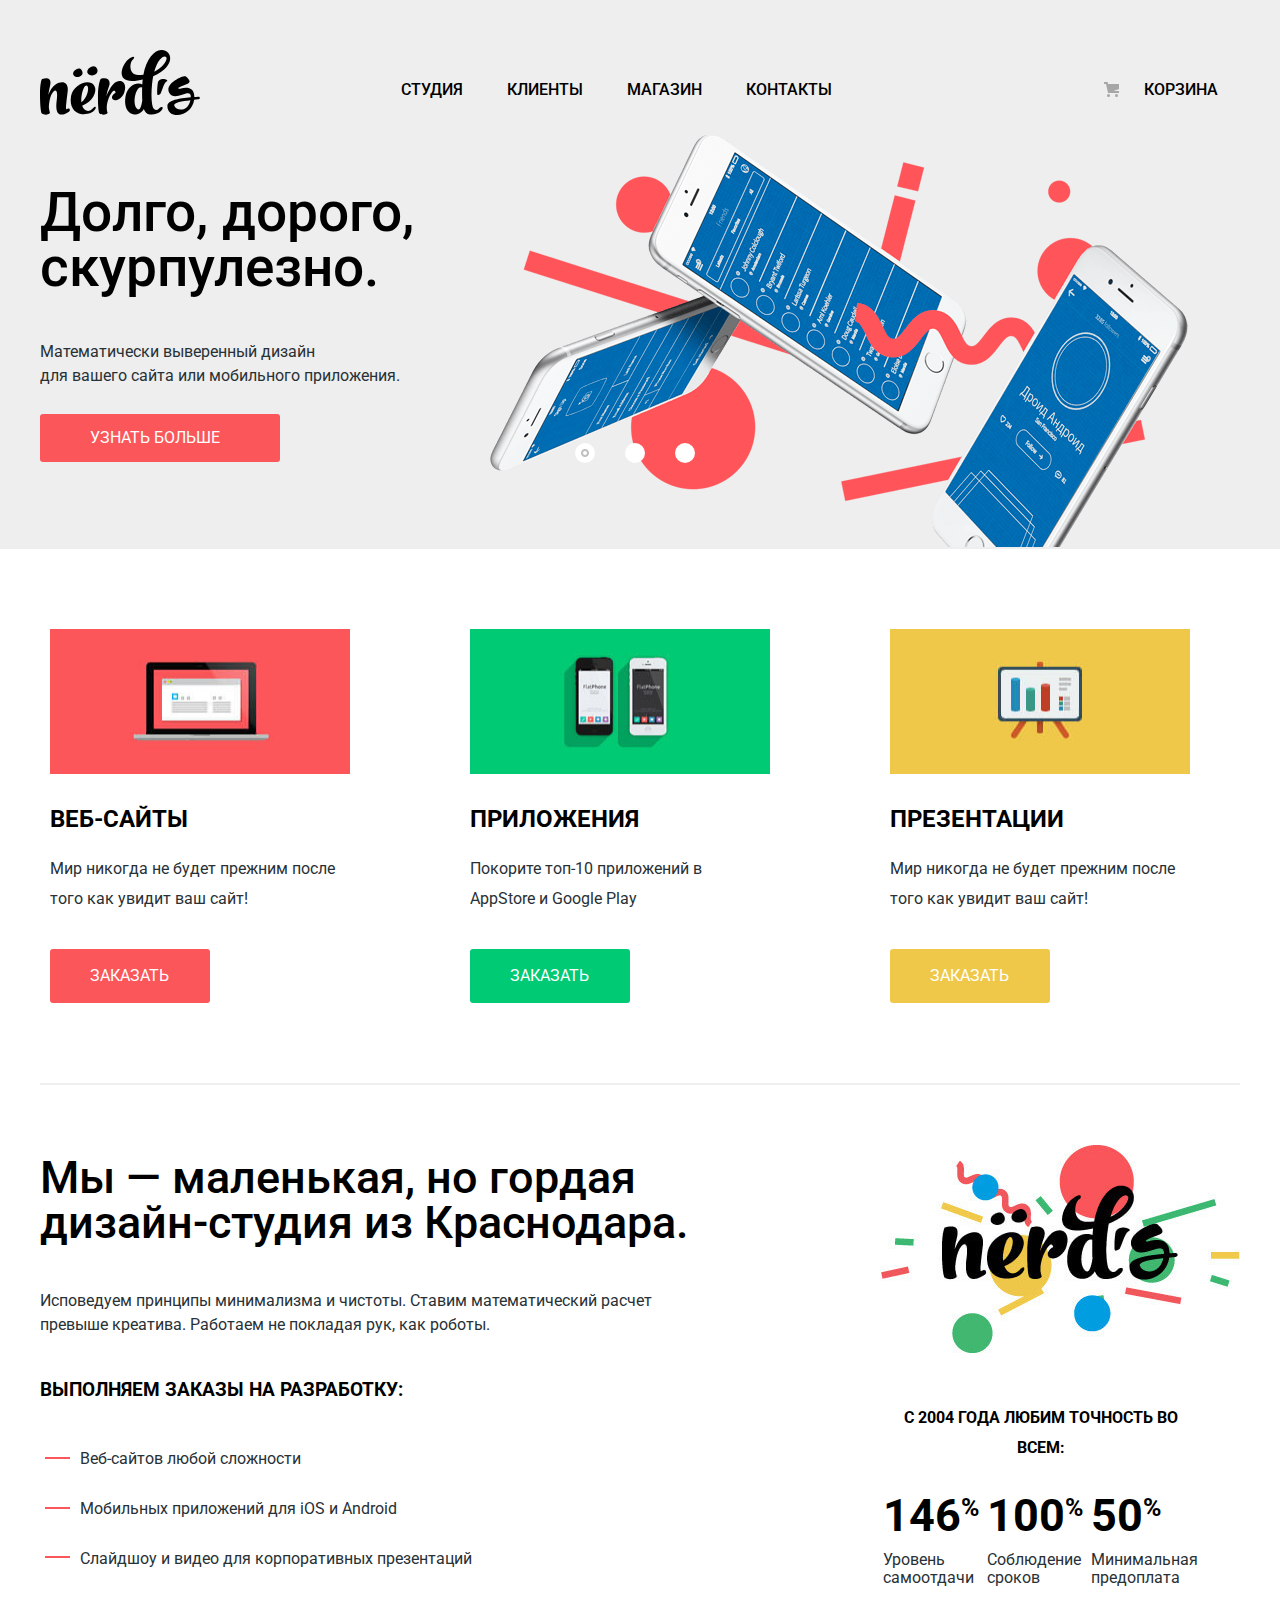
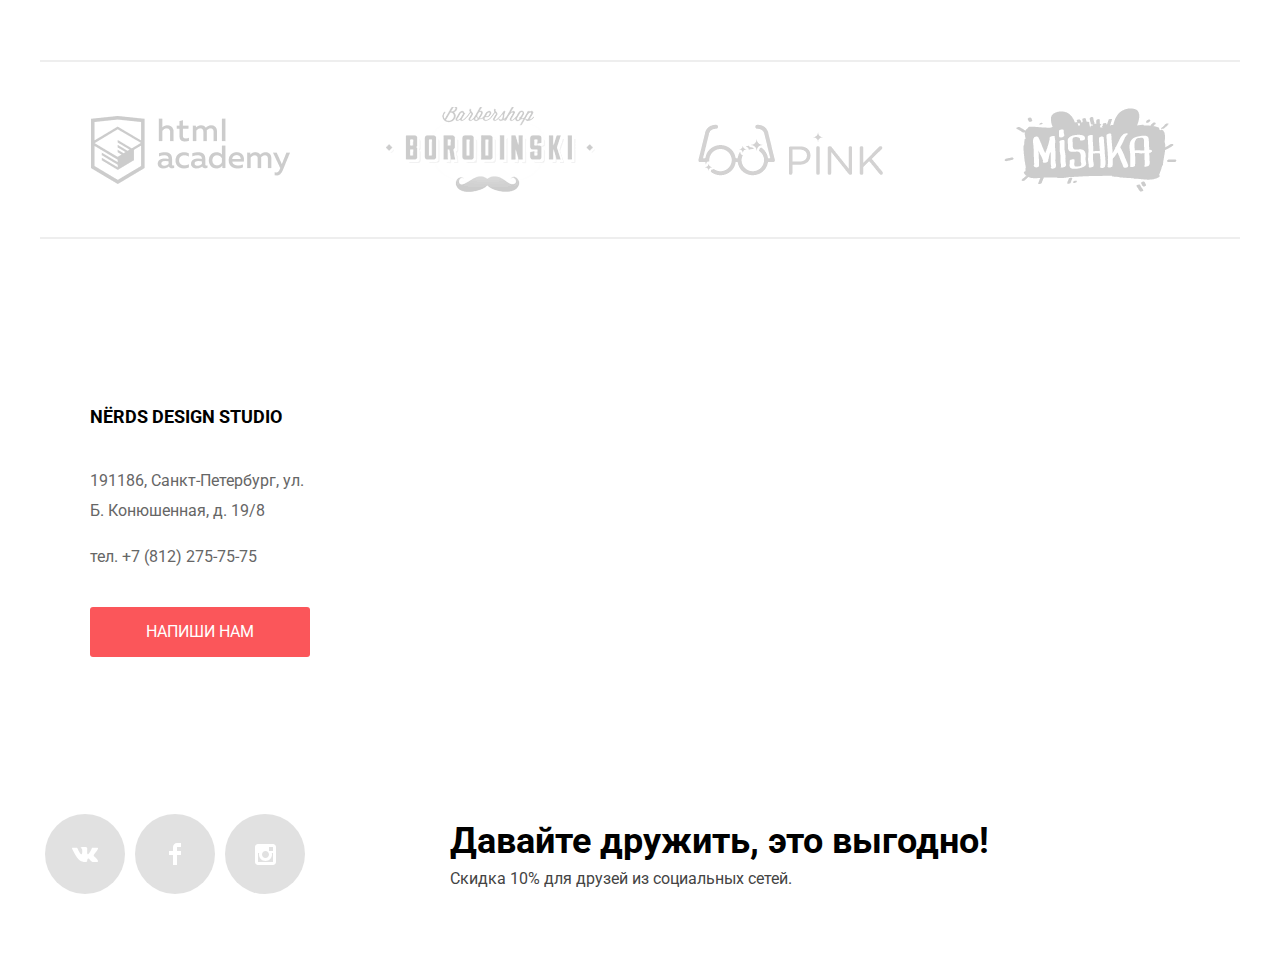
<file: index.html>
<!DOCTYPE html>
<html lang="ru" dir="ltr">
  <head>
    <link rel="stylesheet" href="css/normalize.css">
    <link rel="stylesheet" href="css/styles.css">
    <link href="https://fonts.googleapis.com/css?family=Roboto" rel="stylesheet">
    <meta charset="utf-8">
    <title>Nerds</title>
  </head>
  <body>
    <header class="header">
      <div class="container header_block">
        <a href="#" class="header__logo">Logo</a>
        <nav>
          <ul class="header__nav">
            <li><a href="#" class="nav__item">Студия</a></li>
            <li><a href="#" class="nav__item">Клиенты</a></li>
            <li><a href="#" class="nav__item">Магазин</a></li>
            <li><a href="#" class="nav__item">Контакты</a></li>
            <li><a href="#" class="nav__item item--cart">Корзина</a></li>
          </ul>
        </nav>
      </div>
    </header>
    <main>
      <section class="slaider_block">
        <div class="container">
        <h1 class="hidden-title">Nerds</h1>
        <div class="slide slide--first">
          <h2 class="slide__title">Долго, дорого, скурпулезно.</h2>
          <p class="slide__text">Математически выверенный дизайн<br> для вашего сайта или мобильного приложения.</p>
        </div>
        <div class="slide slide--second slide--hidden">
          <h2 class="slide__title">Любим математику как никто другой</h2>
          <p class="slide__text">Никакого креатива, только математические формулы для расчета идеальных пропорций.</p>
        </div>
        <div class="slide slide--third slide--hidden">
          <h2 class="slide__title">Только ночь, только хардкор</h2>
          <p class="slide__text">Работать днем, как все? Мы против этого. Ближе к полуночи работа только начинается.</p>
        </div>
        <a href="#" class="slaider__btn">Узнать больше</a>
        <ul class="slaider__toggles">
          <li><a href="#" class="slaider__toggle toggle--first toggle--active">shape</a></li>
          <li><a href="#" class="slaider__toggle toggle--second">shape</a></li>
          <li><a href="#" class="slaider__toggle toggle--third">shape</a></li>
        </ul>
        </div>
      </section>
      <section class="serveses">
        <div class="container serveses_block">
        <div class="servese_block">
          <img src="images/illustration-1.jpg" alt="Web-sites" width="300" height="145">
          <h2 class="servese__title">Веб-сайты</h2>
          <p class="servese__text">Мир никогда не будет прежним после того как увидит ваш сайт!</p>
          <a href="#" class="servese__btn">Заказать</a>
        </div>
        <div class="servese_block">
          <img src="images/illustration-2.jpg" alt="Web-sites" width="300" height="145">
          <h2 class="servese__title">Приложения</h2>
          <p class="servese__text">Покорите топ-10 приложений в AppStore и Google Play</p>
          <a href="#" class="servese__btn btn--green">Заказать</a>
        </div>
        <div class="servese_block">
          <img src="images/illustration-3.jpg" alt="Web-sites" width="300" height="145">
          <h2 class="servese__title">Презентации</h2>
          <p class="servese__text">Мир никогда не будет прежним после того как увидит ваш сайт!</p>
          <a href="#"  class="servese__btn btn--yellow">Заказать</a>
        </div>
        </div>
      </section>
      <div class="container">
      <section class="statistic">
        <div class="statistic_block--one">
          <b class="statistic__slogan">Мы — маленькая, но гордая дизайн-студия из Краснодара.</b>
          <p class="statistic__text">Исповедуем принципы минимализма и чистоты. Ставим математический расчет <br> превыше креатива. Работаем не покладая рук, как роботы.</p>
          <h3 class="statistic__title">Выполняем заказы на разработку:</h3>
          <ul class="statistic__tasks">
            <li class="statistic__task task--first">Веб-сайтов любой сложности</li>
            <li class="statistic__task task--second">Мобильных приложений для iOS и Android</li>
            <li class="statistic__task task--third">Слайдшоу и видео для корпоративных презентаций</li>
          </ul>
      </div>
      <div class="statistic_block--two">
        <table>
          <tr>
            <th class="table__title" colspan="3">с 2004 года Любим точность во всем:</th>
          </tr>
          <tr>
            <td class="table__procents">146<sup>%</sup></td>
            <td class="table__procents">100<sup>%</sup></td>
            <td class="table__procents">50<sup>%</sup></td>
          </tr>
          <tr>
            <td class="table__discription">Уровень самоотдачи</td>
            <td class="table__discription">Соблюдение сроков</td>
            <td class="table__discription">Минимальная предоплата</td>
          </tr>
        </table>
      </div>
      </section>
      </div>
      <section class="projects">
        <h3 class="hidden-title">Проекты</h3>
        <div class="container projects_block">
        <a href="#" class="project__anchor project--htmlacademy">htmlacademy</a>
        <a href="#" class="project__anchor project--borodinski">borodinski</a>
        <a href="#" class="project__anchor project--pink">pink</a>
        <a href="#" class="project__anchor project--mishka">mishka</a>
        </div>
      </section>
      <section class="contact">
        <iframe src="https://www.google.com/maps/embed?pb=!1m18!1m12!1m3!1d1998.5989424123807!2d30.320894615830824!3d59.93879686904821!2m3!1f0!2f0!3f0!3m2!1i1024!2i768!4f13.1!3m3!1m2!1s0x4696310fca5ba729%3A0xea9c53d4493c879f!2z0JHQvtC70YzRiNCw0Y8g0JrQvtC90Y7RiNC10L3QvdCw0Y8g0YPQuy4sIDE5LCDQodCw0L3QutGCLdCf0LXRgtC10YDQsdGD0YDQsywgMTkxMTg2!5e0!3m2!1sru!2sru!4v1546967512489" class="map__google" height="415" style="border:0" allowfullscreen></iframe>
          <div class="container contact_block">
          <section class="write-us_block">
            <h2 class="write__title">Напишите нам</h2>
            <button type="button" class="write__btn--close" name="close">Закрыть</button>
            <form class="write__info" action="index.html" method="post">
              <div class="wrapper__form">
                <div class="wrapper__label">
                  <label for="name">Ваше имя:</label>
                  <input type="text" class="write__name" id="name" name="name" placeholder="Имя Фамилия">
                </div>
                <div class="wrapper__label">
                  <label for="email">Ваш e-mail:</label>
                  <input type="email" class="write__email" id="email" name="email" placeholder="email@example.com">
                </div>
              </div>
              <label for="text">Текст письма:</label>
              <textarea name="text" class="write__text" id="text" placeholder="В свободной форме"></textarea>
              <button type="submit" class="form__btn" name="button">Отправить</button>
            </form>
          </section>
        <div class="contacts__info">
          <h3 class="contacts__title">NЁRDS DESIGN STUDIO</h3>
          <p class="contacts__addres">191186, Санкт-Петербург, ул. Б. Конюшенная, д. 19/8</p>
          <span class="contacts__phone">тел. +7 (812) 275-75-75</span>
          <a href="#" class="contacts__btn">Напиши нам</a>
        </div>
        </div>
      </section>
    </main>
    <footer>
      <div class="container footer_block">
      <ul class="footer__social">
        <li><a href="#" class="social__media">Vkontacte</a></li>
        <li><a href="#" class="social__media media--facebook">Facebook</a></li>
        <li><a href="#" class="social__media media--instagram">Instagram</a></li>
      </ul>
      <div class="footer__text">
        <b class="footer__offer">Давайте дружить, это выгодно!</b>
        <p class="footer__special">Скидка 10% для друзей из социальных сетей.</p>
      </div>
      </div>
    </footer>
    <script src="js/scripts.js"></script>
  </body>
</html>
</file>
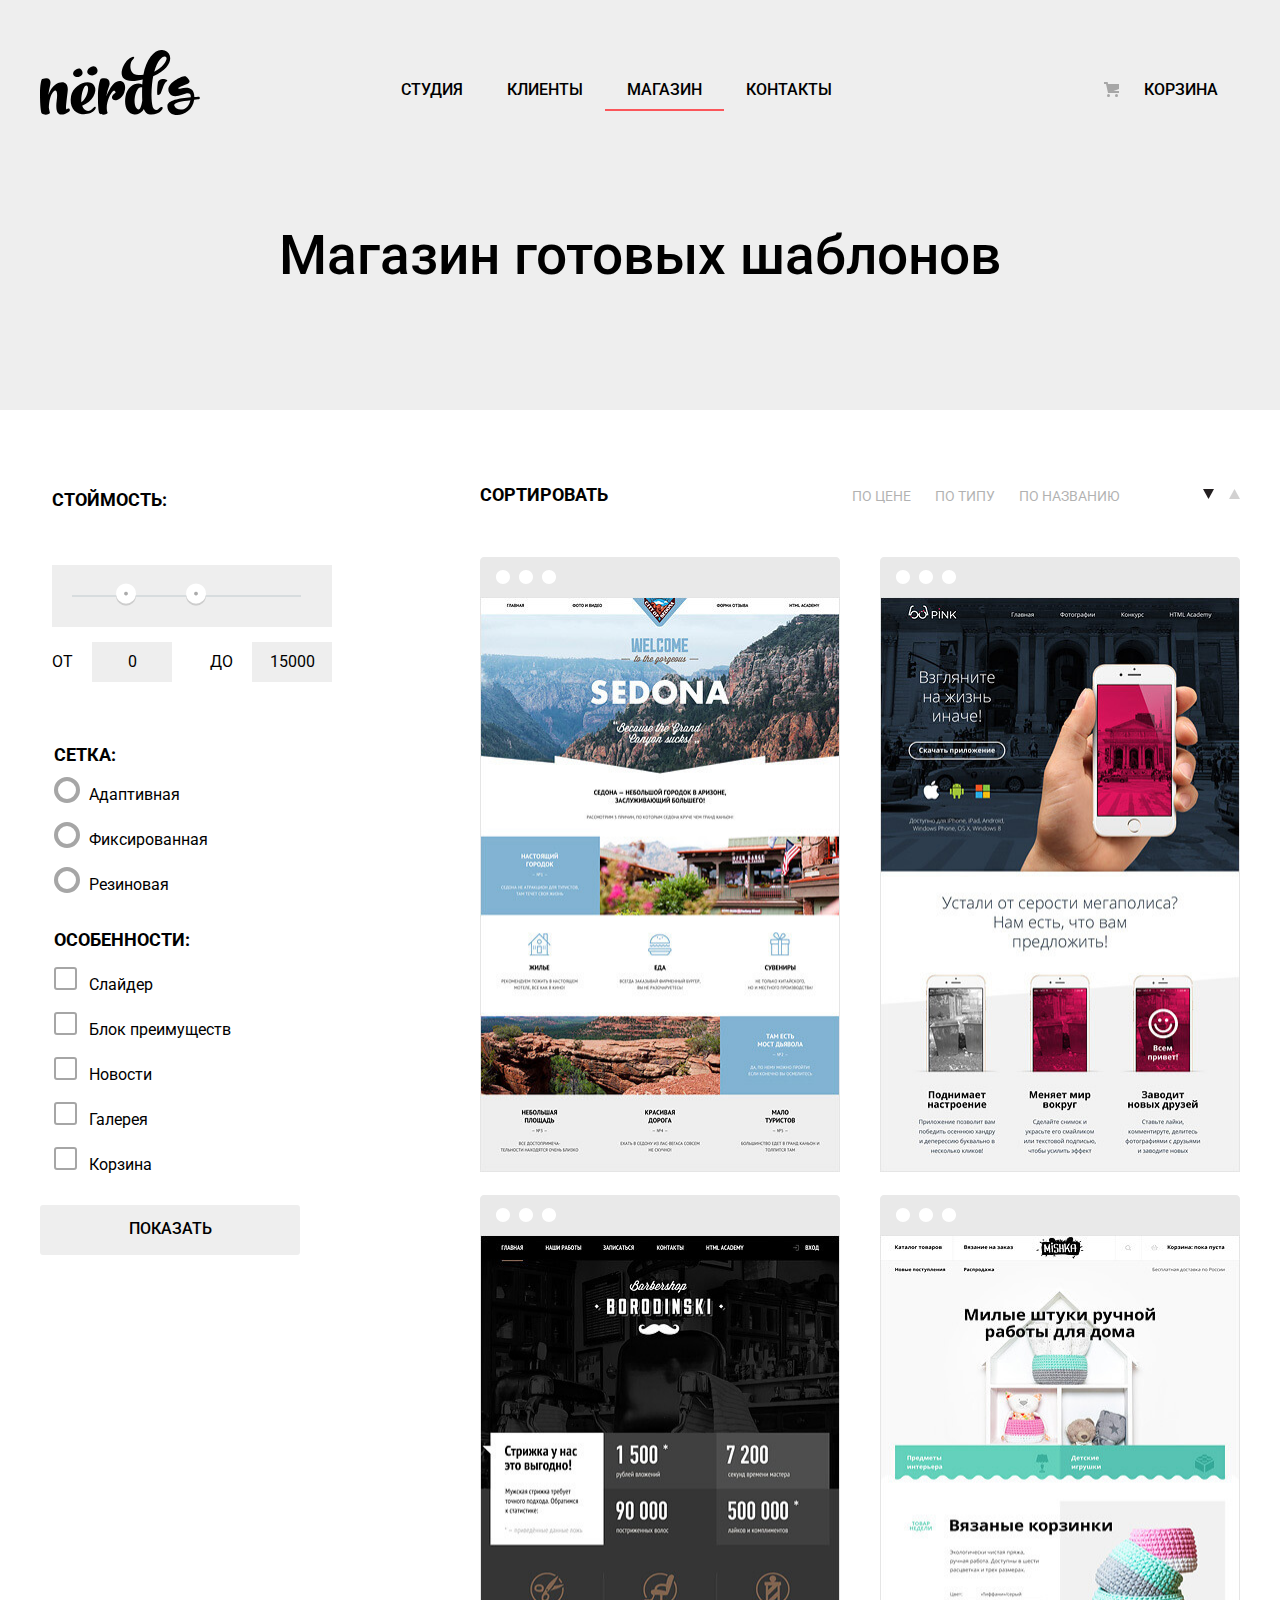
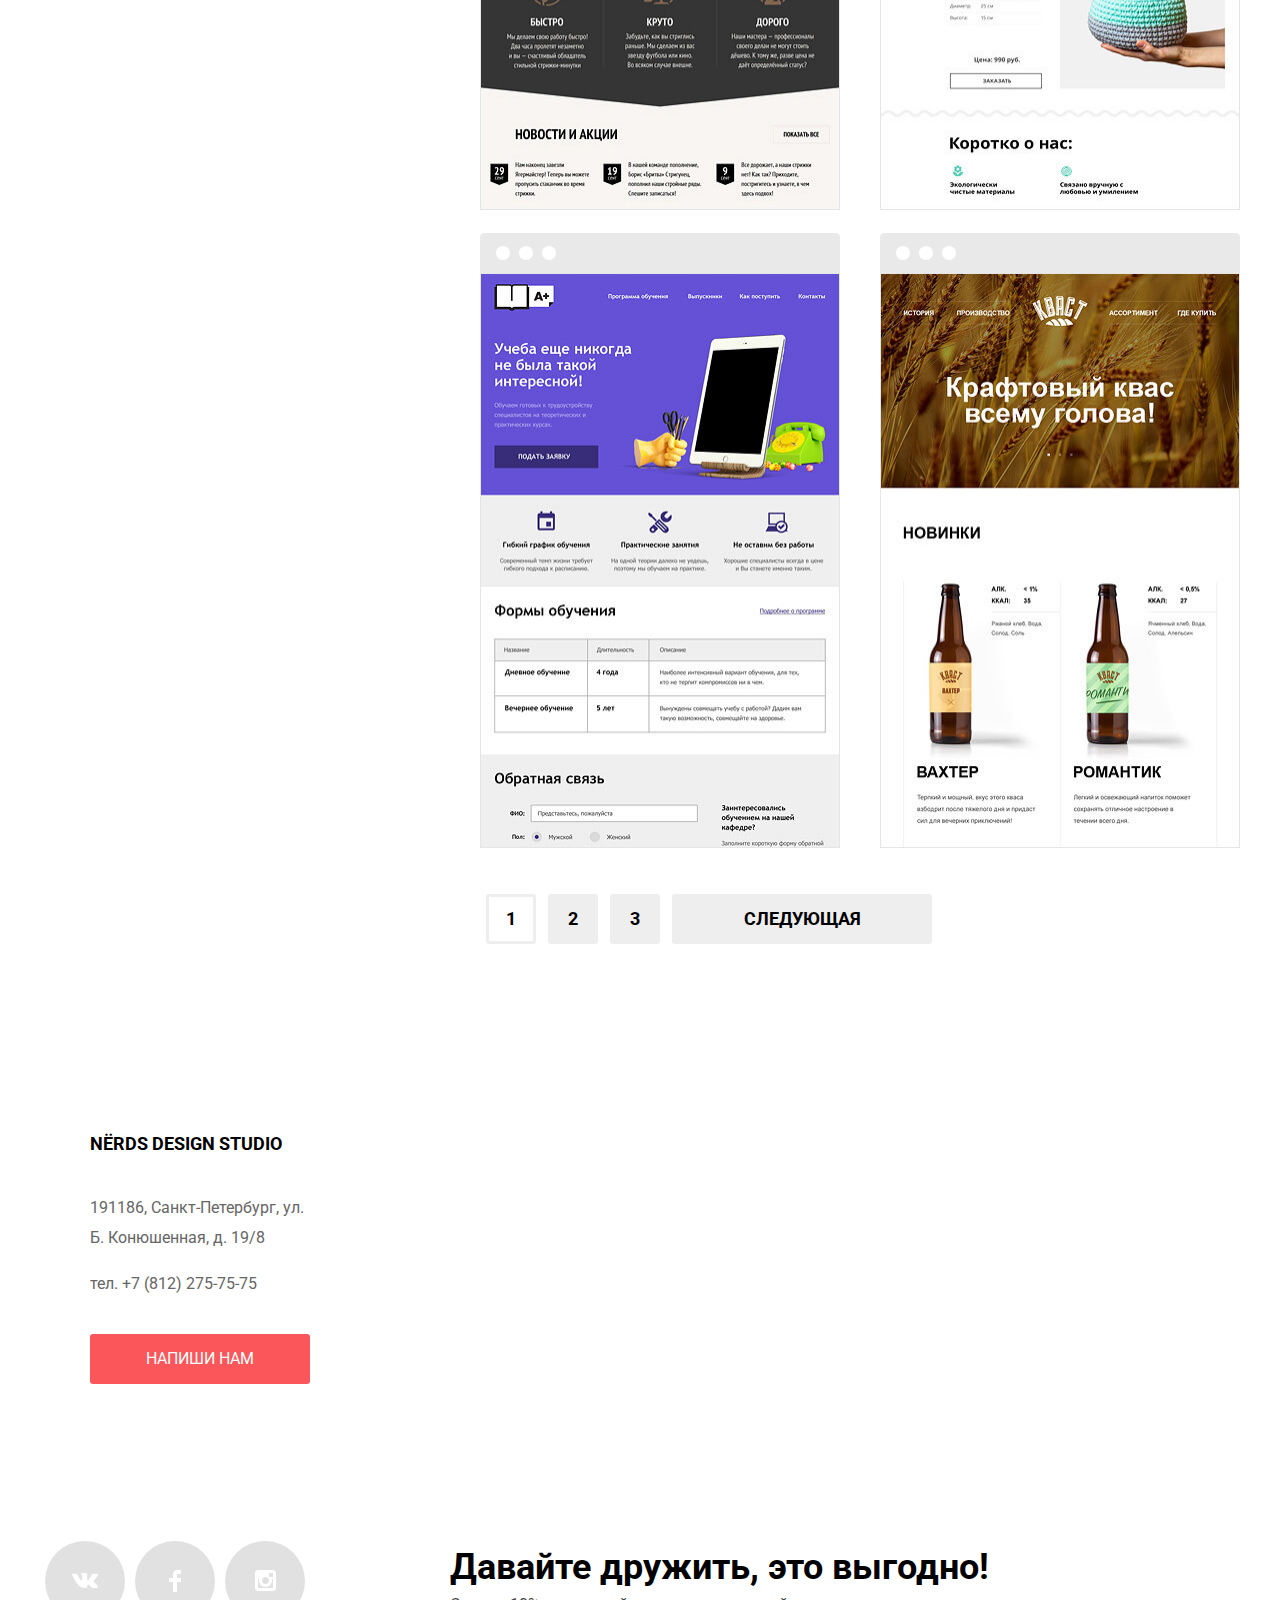
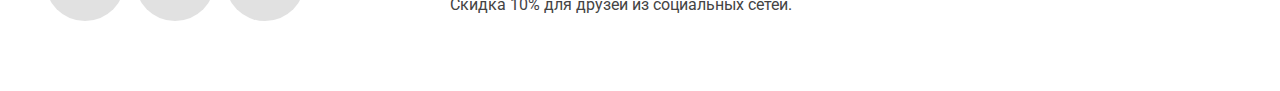
<file: catalog.html>
<!DOCTYPE html>
<html lang="ru" dir="ltr">
  <head>
    <link rel="stylesheet" href="css/normalize.css">
    <link rel="stylesheet" href="css/styles.css">
    <link href="https://fonts.googleapis.com/css?family=Roboto" rel="stylesheet">
    <meta charset="utf-8">
    <title>Nerds</title>
  </head>
  <body>
    <header class="header">
      <div class="container header_block">
        <a href="#" class="header__logo">Logo</a>
        <nav>
          <ul class="header__nav">
            <li><a href="#" class="nav__item">Студия</a></li>
            <li><a href="#" class="nav__item">Клиенты</a></li>
            <li><a href="#" class="nav__item item--active">Магазин</a></li>
            <li><a href="#" class="nav__item">Контакты</a></li>
            <li><a href="#" class="nav__item item--cart">Корзина</a></li>
          </ul>
        </nav>
      </div>
    </header>
    <main>
      <div class="title__box">
        <h1 class="catalog__title">Магазин готовых шаблонов</h1>
      </div>
      <div class="container catalog__page">
      <section>
        <h2 class="hidden-title">Фильтр</h2>
        <form class="filter__block" action="index.html" method="post">
          <fieldset class="filter__cost">
            <legend class="filter__title">Стоймость:</legend>
            <div class="range__box">
              <input type="range" id="range1" name="range1" step="10" min="1" max="7500" value="3500">
              <input type="range" id="range2" class="range--two" step="10" min="7501" max="15000" name="range2" value="7300">
            </div>
            <div class="ouputs__box">
              <div class="output__box">
                <label for="result1">От</label>
                <output class="cost__result" id="result1" name="result1">0</output>
              </div>
              <div class="output__box">
                <label for="result2">До</label>
                <output class="cost__result" id="result2" name="result2">15000</output>
              </div>
            </div>
          </fieldset>
          <fieldset class="filter__type">
            <legend class="filter__title">Сетка:</legend>
            <input type="radio" id="adaptive" name="type" value="adaptive">
            <label for="adaptive">Адаптивная</label>
            <input type="radio" id="fix" name="type" value="fix">
            <label for="fix">Фиксированная</label>
            <input type="radio" id="rubber" name="type" value="rubber">
            <label for="rubber">Резиновая</label>
          </fieldset>
          <fieldset class="filter__special">
            <legend class="filter__title">Особенности:</legend>
            <input type="checkbox" id="slider" name="slider" value="slider">
            <label for="slider">Слайдер</label>
            <input type="checkbox" id="advantage" name="advantage" value="advantage">
            <label for="advantage">Блок преимуществ</label>
            <input type="checkbox" id="news" name="news" value="news">
            <label for="news">Новости</label>
            <input type="checkbox" id="gallery" name="gallery" value="gallery">
            <label for="gallery">Галерея</label>
            <input type="checkbox" id="cort" name="cort" value="cort">
            <label for="cort">Корзина</label>
          </fieldset>
          <button class="filter__btn" type="button" name="button">Показать</button>
        </form>
      </section>
      <div class="main--box">
      <section class="sort__block">
        <h2 class="sort__title">Сортировать</h2>
        <ul class="sort__options">
          <li><a class="sort__type" href="#">По цене</a></li>
          <li><a class="sort__type" href="#">По типу</a></li>
          <li><a class="sort__type" href="#">По названию</a></li>
        </ul>
        <ul class="sort__tri">
          <li><a class="tri tri--down tri--active" href="#">down</a></li>
          <li><a class="tri tri--up" href="#">up</a></li>
        </ul>
      </section>
      <section class="projects__block">
        <div class="project_block">
          <img src="images/img-sedona.jpg" alt="sedona" width="360" height="575">
          <div class="project__box">
            <h3 class="project__title">Sedona</h3>
            <p class="project__text">Информационный сайт для туристов</p>
            <button class="project__btn" type="button" name="button">9900 руб.</button>
          </div>
        </div>
        <div class="project_block">
          <img src="images/img-pink.jpg" alt="Pink" width="360" height="575">
          <div class="project__box">
            <h3 class="project__title">Pink app</h3>
            <p class="project__text">Продуктовый лендинг приложения для iOS и Android</p>
            <button class="project__btn" type="button" name="button">9900 руб.</button>
          </div>
        </div>
        <div class="project_block">
          <img src="images/img-barbershop.jpg" alt="Barbershop" width="360" height="575">
          <div class="project__box">
            <h3 class="project__title">Barbershop</h3>
            <p class="project__text">Сайт салоны красоты. Для мужчин, да.</p>
            <button class="project__btn" type="button" name="button">9900 руб.</button>
          </div>
        </div>
        <div class="project_block">
          <img src="images/img-mishka.jpg" alt="Mishka" width="360" height="575">
          <div class="project__box">
            <h3 class="project__title">Mishka</h3>
            <p class="project__text">Интернет-магазин вязаных игрушек</p>
            <button class="project__btn" type="button" name="button">9900 руб.</button>
          </div>
        </div>
        <div class="project_block">
          <img src="images/img-aplus.jpg" alt="aplus" width="360" height="575">
          <div class="project__box">
            <h3 class="project__title">A PLUS</h3>
            <p class="project__text">Лендинг курсов повышения квалификации</p>
            <button class="project__btn" type="button" name="button">9900 руб.</button>
          </div>
        </div>
        <div class="project_block">
          <img src="images/img-kvast.jpg" alt="kvast" width="360" height="575">
          <div class="project__box">
            <h3 class="project__title">Кваст</h3>
            <p class="project__text">Промо-сайт производителя крафтового кваса</p>
            <button class="project__btn" type="button" name="button">9900 руб.</button>
          </div>
        </div>
      </section>
      <ul class="projects__pagination">
        <li><a class="pag__item pag--active" href="#">1</a></li>
        <li><a class="pag__item" href="#">2</a></li>
        <li><a class="pag__item" href="#">3</a></li>
        <li><a class="pag__item item--next" href="#">Следующая</a></li>
      </ul>
      </div>
        </div>
      <section class="contact">
        <iframe src="https://www.google.com/maps/embed?pb=!1m18!1m12!1m3!1d1998.5989424123807!2d30.320894615830824!3d59.93879686904821!2m3!1f0!2f0!3f0!3m2!1i1024!2i768!4f13.1!3m3!1m2!1s0x4696310fca5ba729%3A0xea9c53d4493c879f!2z0JHQvtC70YzRiNCw0Y8g0JrQvtC90Y7RiNC10L3QvdCw0Y8g0YPQuy4sIDE5LCDQodCw0L3QutGCLdCf0LXRgtC10YDQsdGD0YDQsywgMTkxMTg2!5e0!3m2!1sru!2sru!4v1546967512489" class="map__google" height="415" style="border:0" allowfullscreen></iframe>
          <div class="container contact_block">
          <section class="write-us_block">
            <h2 class="write__title">Напишите нам</h2>
            <button type="button" class="write__btn--close" name="close">Закрыть</button>
            <form class="write__info" action="index.html" method="post">
              <div class="wrapper__form">
                <div class="wrapper__label">
                  <label for="name">Ваше имя:</label>
                  <input type="text" class="write__name" id="name" name="name" placeholder="Имя Фамилия">
                </div>
                <div class="wrapper__label">
                  <label for="email">Ваш e-mail:</label>
                  <input type="email" class="write__email" id="email" name="email" placeholder="email@example.com">
                </div>
              </div>
              <label for="text">Текст письма:</label>
              <textarea name="text" class="write__text" id="text" placeholder="В свободной форме"></textarea>
              <button type="submit" class="form__btn" name="button">Отправить</button>
            </form>
          </section>
        <div class="contacts__info">
          <h3 class="contacts__title">NЁRDS DESIGN STUDIO</h3>
          <p class="contacts__addres">191186, Санкт-Петербург, ул. Б. Конюшенная, д. 19/8</p>
          <span class="contacts__phone">тел. +7 (812) 275-75-75</span>
          <a href="#" class="contacts__btn">Напиши нам</a>
        </div>
        </div>
      </section>
    </main>
    <footer>
      <div class="container footer_block">
      <ul class="footer__social">
        <li><a href="#" class="social__media">Vkontacte</a></li>
        <li><a href="#" class="social__media media--facebook">Facebook</a></li>
        <li><a href="#" class="social__media media--instagram">Instagram</a></li>
      </ul>
      <div class="footer__text">
        <b class="footer__offer">Давайте дружить, это выгодно!</b>
        <p class="footer__special">Скидка 10% для друзей из социальных сетей.</p>
      </div>
      </div>
    </footer>
    <script src="js/scripts-catalog.js"></script>
  </body>
</html>
</file>
<file: css/styles.css>
body {
  font-family: 'Roboto', sans-serif;
  font-size: 16px;
  line-height: 30px;
  margin: 0;
  padding: 0;
  min-width: 1210px
}

.container {
  margin-left: auto;
  margin-right: auto;
  padding-left: 20px;
  padding-right: 20px;
  position: relative;
  width: 1200px;
}

.hidden-title {
  color: transparent;
  position: absolute;
}

/*header*/

.header {
  background: #eeeeee;
}

.header_block {
  display: -webkit-box;
  display: -ms-flexbox;
  display: flex;
  -webkit-box-pack: justify;
  -ms-flex-pack: justify;
  justify-content: space-between;
  padding-top: 50px;
  min-width: 1200px;
}

.header__logo {
  background: url(../images/nerds-logo.svg) no-repeat;
  display: block;
  color: transparent;
  height: 65px;
  width: 160px;
}

.header__logo:hover {
  background: url(../images/nerds-logo-hover.svg) no-repeat;
}

.header__logo:active {
  opacity: .3;
}

.header__nav {
  display: -webkit-box;
  display: -ms-flexbox;
  display: flex;
  list-style: none;
  margin-top: 25px;
}

.nav__item {
  color: #000;
  font-weight: 500;
  padding-bottom: 10px;
  padding-left: 22px;
  padding-right: 22px;
  text-decoration: none;
  text-transform: uppercase;
}

.item--active {
  border-bottom: 2px solid #fb565a;
}

.nav__item:hover {
  color: #fb565a;
}

.nav__item:active {
  color: rgba(166, 166, 166, .3);
}

.item--cart {
  background: url(../images/cart-icon.svg) no-repeat 0 2px;
  margin-left: 250px;
  padding-left: 40px;
}

/*slaider+*/

.slaider_block {
  background: #eeeeee;
  margin-top: -2px;
  position: relative;
}

.slide {
  background: url(../images/slide1.png) no-repeat 450px 15px;
  display: -webkit-box;
  display: -ms-flexbox;
  display: flex;
  -webkit-box-orient: vertical;
  -webkit-box-direction: normal;
  -ms-flex-direction: column;
  flex-direction: column;
  -webkit-box-pack: start;
  -ms-flex-pack: start;
  justify-content: flex-start;
  padding-bottom: 145px;
  padding-right: 780px;
  padding-top: 20px;
}

.slide--second {
  background: url(../images/slide2.png) no-repeat 500px 0px;
  padding-right: 630px;
}

.slide--third {
  background: url(../images/slide3.png) no-repeat 420px 20px;
  padding-right: 750px;
}

.slide__title {
  font-size: 55px;
  font-weight: 500;
  line-height: 55px;
}

.slide__text {
  color: #283136;
  line-height: 24px;
  margin-top: 0px;
}

.slaider__btn {
  background: #fb565a;
  border-radius: 3px;
  display: -webkit-box;
  display: -ms-flexbox;
  display: flex;
  color: #fff;
  line-height: 18px;
  padding: 15px 50px 15px 50px;
  position: absolute;
  margin-bottom: 80px;
  text-transform: uppercase;
  text-decoration: none;
  top: 295px;
  width: 140px;
}

.slaider__btn:hover,
.servese__btn:hover,
.contacts__btn:hover,
.form__btn:hover {
  background: #e74246;
}

.slaider__btn:active,
.servese__btn:active,
.contacts__btn:active,
.form__btn:active {
  background: #d7373b;
  color: rgba(255, 255, 255, .3);
}

.slaider__toggles {
  bottom: 55px;
  display: -webkit-box;
  display: -ms-flexbox;
  display: flex;
  left: 500px;
  list-style: none;
  position: absolute;
}

.slaider__toggle {
  background: #fff;
  border-radius: 50%;
  display: block;
  color: transparent;
  height: 20px;
  font-size: 5px;
  width: 20px;
}

.toggle--active {
  background: #fff url(../images/active.png) no-repeat center;
}

.slaider__toggles .slaider__toggle {
  margin: 15px;
}

.slide--hidden {
  display: none;
}

/*serveses*/

.serveses {
  padding-bottom: 80px;
  padding-top: 80px;
}

.serveses_block {
  display: -webkit-box;
  display: -ms-flexbox;
  display: flex;
  -webkit-box-pack: justify;
  -ms-flex-pack: justify;
  justify-content: space-between;
  padding-right: 60px;
  width: 1140px;
}

.servese_block {
  width: 300px;
}

.servese__title {
  text-transform: uppercase;
}

.servese__text {
  color: #283136;
}

.servese__btn {
  background: #fb565a;
  border-radius: 3px;
  display: -webkit-box;
  display: -ms-flexbox;
  display: flex;
  color: #fff;
  line-height: 24px;
  padding: 15px 40px 15px 40px;
  margin-top: 35px;
  text-decoration: none;
  text-transform: uppercase;
  width: 80px;
}

.btn--green {
  background: #00ca74;
}

.btn--green:hover {
  background: #00bc6c;
}

.btn--green:active {
  background: #00aa62;
  color: rgba(255, 255, 255, .3);
}

.btn--yellow {
  background: #efc84a;
}

.btn--yellow:hover {
  background: #eab534;
}

.btn--yellow:active {
  background: #e5a722;
  color: rgba(255, 255, 255, .3);
}

/*statistic*/

.statistic {
  border-top: 2px solid #eeeeee;
  display: -webkit-box;
  display: -ms-flexbox;
  display: flex;
  -webkit-box-pack: justify;
  -ms-flex-pack: justify;
  justify-content: space-between;
  padding-bottom: 70px;
}

.statistic_block--one {
  display: -webkit-box;
  display: -ms-flexbox;
  display: flex;
  -webkit-box-orient: vertical;
  -webkit-box-direction: normal;
  -ms-flex-direction: column;
  flex-direction: column;
  -webkit-box-pack: justify;
  -ms-flex-pack: justify;
  justify-content: space-between;
  padding-top: 70px;
  width: 700px;
}

.statistic_block--two {
  background: url(../images/nerds-ill.jpg) no-repeat center 0;
  margin-top: 60px;
  padding-top: 255px;
  width: 360px;
}

.statistic__slogan {
  font-size: 45px;
  font-weight: 500;
  line-height: 45px;
  margin-bottom: 25px;
}

.statistic__text {
  color: #283136;
  line-height: 24px;
}

.statistic__title {
  margin-bottom: 0;
  text-transform: uppercase;
}

.statistic__tasks {
  list-style: none;
  position: relative;
}

.statistic__task {
  color: #283136;
  padding-top: 20px;
}

.task--first::before {
  background: #fb565a;
  content: '';
  height: 2px;
  left: 5px;
  position: absolute;
  top: 33px;
  width: 25px;
}

.task--second::before {
  background: #fb565a;
  content: '';
  height: 2px;
  left: 5px;
  position: absolute;
  top: 83px;
  width: 25px;
}

.task--third::before {
  background: #fb565a;
  content: '';
  height: 2px;
  left: 5px;
  position: absolute;
  top: 132px;
  width: 25px;
}

.table__title {
  text-transform: uppercase;
}

.table__procents {
  font-size: 45px;
  font-weight: bold;
  line-height: 10px;
  padding-bottom: 25px;
  padding-top: 45px;
  width: 100px;
}

.table__procents sup {
  font-size: 25px;
  position: relative;
  top: -15px;
}

.table__discription {
  color: #283136;
  line-height: 18px;
}

/*projects*/

.projects_block {
  -webkit-box-align: center;
  -ms-flex-align: center;
  align-items: center;
  border-top: 2px solid #eeeeee;
  border-bottom: 2px solid #eeeeee;
  display: -webkit-box;
  display: -ms-flexbox;
  display: flex;
  -ms-flex-pack: distribute;
  justify-content: space-around;
  padding: 45px 0 45px 0;
}

.project__anchor {
  display: block;
  height: 85px;
  color: transparent;
  width: 210px;
}

.project__anchor:active {
  opacity: .1;
}

.project--htmlacademy {
  background: url(../images/logo-1.png) no-repeat center;
}

.project--htmlacademy:hover {
  background: url(../images/logo-1-hover.png) no-repeat center;
}

.project--borodinski {
  background: url(../images/logo-2.png) no-repeat center;
}

.project--borodinski:hover {
  background: url(../images/logo-2-hover.png) no-repeat center;
}

.project--pink {
  background: url(../images/logo-3.png) no-repeat center;
}

.project--pink:hover {
  background: url(../images/logo-3-hover.png) no-repeat center;
}

.project--mishka {
  background: url(../images/logo-4.png) no-repeat center;
}

.project--mishka:hover {
  background: url(../images/logo-4-hover.png) no-repeat center;
}

/*contact*/

.contact {
  padding-top: 80px;
}

.contact_block {
  position: relative;
}

.contacts__info {
  -webkit-box-align: start;
  -ms-flex-align: start;
  align-items: flex-start;
  display: -webkit-box;
  display: -ms-flexbox;
  display: flex;
  background: #fff;
  -webkit-box-orient: vertical;
  -webkit-box-direction: normal;
  -ms-flex-direction: column;
  flex-direction: column;
  -webkit-box-pack: justify;
  -ms-flex-pack: justify;
  justify-content: space-between;
  padding: 40px 60px 45px 50px;
  position: absolute;
  top: -400px;
  width: 220px;
}

.contacts__title {
  font-size: 18px;
}

.contacts__addres {
  color: #666666;
}

.contacts__phone {
  color: #666666;
  margin-bottom: 35px;
}

.contacts__btn, .form__btn {
  background: #fb565a;
  border-radius: 3px;
  color: #fff;
  padding-bottom: 10px;
  padding-top: 10px;
  text-align: center;
  text-decoration: none;
  text-transform: uppercase;
  width: 220px;
}

.map__google {
  width: 100%;
}

/*footer*/

.footer_block {
  display: -webkit-box;
  display: -ms-flexbox;
  display: flex;
  -webkit-box-align: center;
  -ms-flex-align: center;
  align-items: center;
  min-height: 220px;
}

.footer__social {
  display: -webkit-box;
  display: -ms-flexbox;
  display: flex;
  list-style: none;
  padding-left: 0px;
}

.social__media {
  background: #e1e1e1 url(../images/vk-icon.svg) no-repeat center center;
  border-radius: 50%;
  color: transparent;
  display: block;
  margin: 5px;
  height: 80px;
  width: 80px;
}

.social__media:hover {
  background-color: #e74246;
}

.social__media:active {
  background: #d7373b url(../images/vk-icon-active.svg) no-repeat center center;
}

.media--facebook {
  background: #e1e1e1 url(../images/fb-icon.svg) no-repeat center center;
}

.media--facebook:active {
  background: #d7373b url(../images/fb-icon-active.svg) no-repeat center center;
}

.media--instagram {
  background: #e1e1e1 url(../images/insta-icon.svg) no-repeat center center;
}

.media--instagram:active {
  background: #d7373b url(../images/insta-icon-active.svg) no-repeat center center;
}

.footer__text {
  margin-left: 140px;
  position: relative;
  top: 10px;
}

.footer__offer {
  font-size: 36px;
  line-height: 36px;
}

.footer__special {
  color: #444444;
  line-height: 22px;
  margin-top: 5px;
}

/*write-us*/

.write-us_block {
  background: #fff;
  -webkit-box-shadow: 0 20px 40px rgba(0, 0, 0, .75);
  box-shadow: 0 20px 40px rgba(0, 0, 0, .75);
  display: none;
  height: 590px;
  left: 120px;
  position: absolute;
  top: -550px;
  z-index: 1;
  width: 960px;
}

.write-us_block--show {
  display: block;
}

.write__info {
  display: -webkit-box;
  display: -ms-flexbox;
  display: flex;
  -webkit-box-orient: vertical;
  -webkit-box-direction: normal;
  -ms-flex-direction: column;
  flex-direction: column;
  -webkit-box-pack: justify;
  -ms-flex-pack: justify;
  justify-content: space-between;
  padding: 0 100px 85px 100px;
}

.wrapper__form {
  display: -webkit-box;
  display: -ms-flexbox;
  display: flex;
  -webkit-box-pack: justify;
  -ms-flex-pack: justify;
  justify-content: space-between;
  margin-bottom: 35px;
}

.wrapper__label {
  display: -webkit-box;
  display: -ms-flexbox;
  display: flex;
  -webkit-box-orient: vertical;
  -webkit-box-direction: normal;
  -ms-flex-direction: column;
  flex-direction: column;
}

.write__title {
  font-size: 45px;
  font-weight: 500;
  line-height: 45px;
  margin-left: 100px;
  margin-bottom: 40px;
  padding-top: 35px;
}

.write__btn--close {
  color: transparent;
  background: url(../images/close-cross.svg) no-repeat center center;
  border: none;
  font-size: 4px;
  height: 23px;
  opacity: .3;
  right: 95px;
  position: absolute;
  top: 85px;
  width: 23px;
}

.write__btn--close:hover {
  opacity: 1;
}

.write__btn--close:active {
  opacity: .1;
}

.write__info label {
  font-weight: bold;
  line-height: 18px;
  padding-bottom: 10px;
}

.write__name,
.write__email {
  height: 22px;
  width: 326px;
}

.write__name,
.write__email,
.write__text {
  border: 2px solid #d7dcde;
  border-radius: 3px;
  padding: 12px 15px;
}

.write__name:hover,
.write__email:hover,
.write__text:hover {
  border-color: #b4b9bb;
}

.write__name:focus,
.write__email:focus,
.write__text:focus {
  border-color: #000;
  outline: none;
}

.write--unvalid {
  border-color: #e74246;
  color: #e74246;
}


.write__text {
  height: 92px;
  margin-bottom: 45px;
  width: 726px;
}

.form__btn {
  border: none;
  border-radius: 3px;
  padding-bottom: 13px;
  padding-top: 13px;
}

@-webkit-keyframes shake {
  0%, 100% { -webkit-transform: translateX(0); transform: translateX(0);}
  10%, 30%, 50%, 70%, 90% { -webkit-transform: translateX(-10px); transform: translateX(-10px); }
  20%, 40%, 60%, 80%  { -webkit-transform: translateX(10px); transform: translateX(10px);  }
}

@keyframes shake {
  0%, 100% { -webkit-transform: translateX(0); transform: translateX(0);}
  10%, 30%, 50%, 70%, 90% { -webkit-transform: translateX(-10px); transform: translateX(-10px); }
  20%, 40%, 60%, 80%  { -webkit-transform: translateX(10px); transform: translateX(10px);  }
}

.write--error {
   -webkit-animation-name: shake;
           animation-name: shake;
   -webkit-animation-duration: 0.6s;
           animation-duration: 0.6s;
}

/*catalog*/

.catalog__title {
  font-size: 55px;
  font-weight: 500;
  line-height: 55px;
  text-align: center;
}

.title__box {
  background: #eeeeee;
  padding-bottom: 90px;
  padding-top: 70px;
}

/*filter*/

.filter__block {
  padding-top: 75px;
}

.filter__cost {
  border: none;
  padding: 50px 20px 0 10px;
  min-height: 205px;
  width: 280px;
}

.filter__title,
.sort__title {
  font-size: 18px;
  font-weight: bold;
  text-transform: uppercase;
}

.range__box {
  background: #eeeeee;
  display: -webkit-box;
  display: -ms-flexbox;
  display: flex;
  padding: 30px 20px 30px 20px;
}

.range--two {
  margin-left: -1px;
}

.cost__result {
  -webkit-box-align: center;
      -ms-flex-align: center;
          align-items: center;
  background: #eeeeee;
  display: -webkit-inline-box;
  display: -ms-inline-flexbox;
  display: inline-flex;
  height: 40px;
  -webkit-box-pack: center;
      -ms-flex-pack: center;
          justify-content: center;
  width: 80px;
}

.ouputs__box {
  display: -webkit-box;
  display: -ms-flexbox;
  display: flex;
  -webkit-box-pack: justify;
      -ms-flex-pack: justify;
          justify-content: space-between;
  padding-top: 15px;
}

.output__box label {
  padding-right: 15px;
  text-transform: uppercase;
}

.range__box input[type="range"] {
  -moz-appearance: none;
       appearance: none;
  -webkit-appearance: none;
  background-color: #d7dcde;
  height: 2px;
  width: 115px;
}

.range__box input[type="range"]::-webkit-slider-thumb {
  -webkit-appearance: none;
  background: url(../images/range.png) no-repeat;
  height: 25px;
  width: 20px;
}

.filter__type {
  border: none;
  display: -webkit-box;
  display: -ms-flexbox;
  display: flex;
  -webkit-box-orient: vertical;
  -webkit-box-direction: normal;
      -ms-flex-direction: column;
          flex-direction: column;
  padding-top: 10px;
  min-height: 145px;
  width: 280px;
}

.filter__type label {
  font-size: 16px;
}

.filter__type input[type='radio'] {
  margin: 10px 0 0 7px;
  opacity: 0;
  position: absolute;
  z-index: -1;
}

.filter__type input[type='radio'] + label {
  cursor: pointer;
  padding: 0 0 15px 35px;
  position: relative;
}

.filter__type input[type='radio'] + label::before {
  background-color: inherit;
  border: 4px solid #a6a6a6;
  border-radius: 50%;
  content: "";
  height: 18px;
  left: 0px;
  position: absolute;
  top: -3px;
  width: 18px;
}

.filter__type input[type='radio']:hover + label::before {
  border-color:  #4f4f4f;
}

.filter__type input[type='radio'] + label::after {
  background-color: #a6a6a6;
  border-radius: 50%;
  content: "";
  height: 9px;
  left: 9px;
  opacity: 0;
  position: absolute;
  top: 6px;
  -webkit-transition: 0.2s;
  -o-transition: 0.2s;
  transition: 0.2s;
  width: 9px;
}

.filter__type input[type='radio']:hover + label::after {
  background-color: #4f4f4f;
}

.filter__type input[type='radio']:checked + label::after {
  opacity: 1;
}

.filter__special {
  border: none;
  display: -webkit-box;
  display: -ms-flexbox;
  display: flex;
  -webkit-box-orient: vertical;
  -webkit-box-direction: normal;
      -ms-flex-direction: column;
          flex-direction: column;
  padding-top: 15px;
  width: 280px;
}

.filter__special input[type='checkbox'] {
  margin: 0px 0px 0 7px;
  opacity: 0;
  position: absolute;
  z-index: -1;
}

.filter__special input[type='checkbox'] + label {
  cursor: pointer;
  padding: 0 0 15px 35px;
  position: relative;
}

.filter__special input[type='checkbox'] + label::before {
  background-color: inherit;
  border: 2px solid #a6a6a6;
  border-radius: 3px;
  content: "";
  height: 19px;
  left: 0px;
  position: absolute;
  top: -3px;
  width: 19px;
}

.filter__special input[type='checkbox']:hover + label::before {
  border: 2px solid #4f4f4f;
}

.filter__special input[type='checkbox'] + label::after {
  content: "";
  height: 20px;
  left: 7px;
  opacity: 0;
  position: absolute;
  top: 1px;
  -webkit-transition: 0.2s;
  -o-transition: 0.2s;
  transition: 0.2s;
  width: 27px;
}

.filter__special input[type='checkbox']:checked + label::after {
  background: url(../images/checkbox-on.svg) no-repeat -8px -5px;
  opacity: 1;
}

.filter__special input[type='checkbox']:hover + label::after {
  background: url(../images/checkbox-on-hover.svg) no-repeat -8px -5px;
}

.filter__btn {
  background: #eeeeee;
  border: none;
  border-radius: 3px;
  font-weight: 500;
  height: 50px;
  text-transform: uppercase;
  width: 260px;
}

.filter__btn:hover {
  background: #dfdfdf;
}

.filter__btn:active {
  -webkit-box-shadow: inset 0px 3px 0px #bfbfbf;
          box-shadow: inset 0px 3px 0px #bfbfbf;
  color: rgba(0, 0, 0, .3);
}

/*sort*/

.sort__block {
  -webkit-box-align: baseline;
      -ms-flex-align: baseline;
          align-items: baseline;
  display: -webkit-box;
  display: -ms-flexbox;
  display: flex;
  -webkit-box-pack: justify;
      -ms-flex-pack: justify;
          justify-content: space-between;
  padding-top: 55px;
  width: 760px;
}

.sort__options {
  display: -webkit-box;
  display: -ms-flexbox;
  display: flex;
  list-style: none;
  padding-left: 200px;
}

.sort__type {
  color: #000;
  font-size: 14px;
  padding-left: 12px;
  padding-right: 12px;
  opacity: .3;
  text-decoration: none;
  text-transform: uppercase;
}

.sort__type:hover,
.tri:hover {
  opacity: .6;
}

.sort__type:active,
.tri:active {
  opacity: 1;
}

.sort__tri {
  display: -webkit-box;
  display: -ms-flexbox;
  display: flex;
  font-size: 1px;
  list-style: none;
}

.tri {
  color: transparent;
  display: block;
  height: 13px;
  opacity: .2;
  width: 11px;
}

.tri--down {
  background: url(../images/icon-down-dir.svg) no-repeat center bottom;
}

.tri--up {
  background: url(../images/icon-up-dir.svg) no-repeat center bottom;
  margin-left: 15px;
}

.tri--active {
  opacity: 1;
}

/*projects*/

.projects__block {
  border: none;
  display: -webkit-box;
  display: -ms-flexbox;
  display: flex;
  -ms-flex-wrap: wrap;
      flex-wrap: wrap;
  -webkit-box-pack: justify;
      -ms-flex-pack: justify;
          justify-content: space-between;
  min-height: 1915px;
  padding-top: 30px;
  width: 760px;
}

.project_block {
  background: url(../images/brow-normal.svg) no-repeat;
  padding-top: 40px;
  position: relative;
  width: 360px;
}

.project_block:hover {
  background: url(../images/browser.svg) no-repeat;
  -webkit-box-shadow: 6px 0 15px rgba(0, 0, 0, 0.3);
          box-shadow: 6px 0 15px rgba(0, 0, 0, 0.3);
}

.project__box {
  -webkit-box-align: center;
      -ms-flex-align: center;
          align-items: center;
  background: #eeeeee;
  bottom: 20px;
  display: -webkit-box;
  display: -ms-flexbox;
  display: flex;
  -webkit-box-orient: vertical;
  -webkit-box-direction: normal;
      -ms-flex-direction: column;
          flex-direction: column;
  -ms-flex-pack: distribute;
      justify-content: space-around;
  opacity: 0;
  padding-bottom: 40px;
  position: absolute;
  -webkit-transition: 0.2s;
  -o-transition: 0.2s;
  transition: 0.2s;
  width: 360px;
  z-index: 1;
}

.box--show {
  opacity: 1;
}

.project__title {
  font-size: 18px;
  position: relative;
  top: 15px;
  text-align: center;
  text-transform: uppercase;
}

.project__text {
  color: #666666;
  text-align: center;
  width: 235px;
}

.project__btn {
  color: #fff;
  background: #fb565a;
  border: none;
  border-radius: 3px;
  font-weight: bold;
  height: 50px;
  text-transform: uppercase;
  width: 200px;
}

.project__btn:hover {
  background: #e74246;
}

.project__btn:active {
  background: #d7373b;
  -webkit-box-shadow: inset 0px 3px 0px #c13135;
          box-shadow: inset 0px 3px 0px #c13135;
}

.projects__pagination {
  display: -webkit-box;
  display: -ms-flexbox;
  display: flex;
  list-style: none;
  padding-left: 0;
}

.projects__pagination li {
  padding: 6px;
}

.pag__item {
  -webkit-box-align: center;
      -ms-flex-align: center;
          align-items: center;
  color: #000;
  background: #eeeeee;
  border: 3px solid #eeeeee;
  border-radius: 3px;
  display: -webkit-box;
  display: -ms-flexbox;
  display: flex;
  font-size: 18px;
  font-weight: bold;
  -webkit-box-pack: center;
      -ms-flex-pack: center;
          justify-content: center;
  height: 44px;
  text-decoration: none;
  text-transform: uppercase;
  width: 44px;
}

.pag__item:hover {
  background: #dfdfdf;
  border-color: #dfdfdf;
}

.pag__item:active {
  color: rgba(0, 0, 0, .3);
  background: #d5d5d5;
  border-color: #d5d5d5;
  border-top-color: #bfbfbf;
}

.pag--active {
  background: #fff;
}

.item--next {
  width: 254px;
}

.catalog__page {
  display: -webkit-box;
  display: -ms-flexbox;
  display: flex;
  -webkit-box-pack: justify;
      -ms-flex-pack: justify;
          justify-content: space-between;
}
</file>
